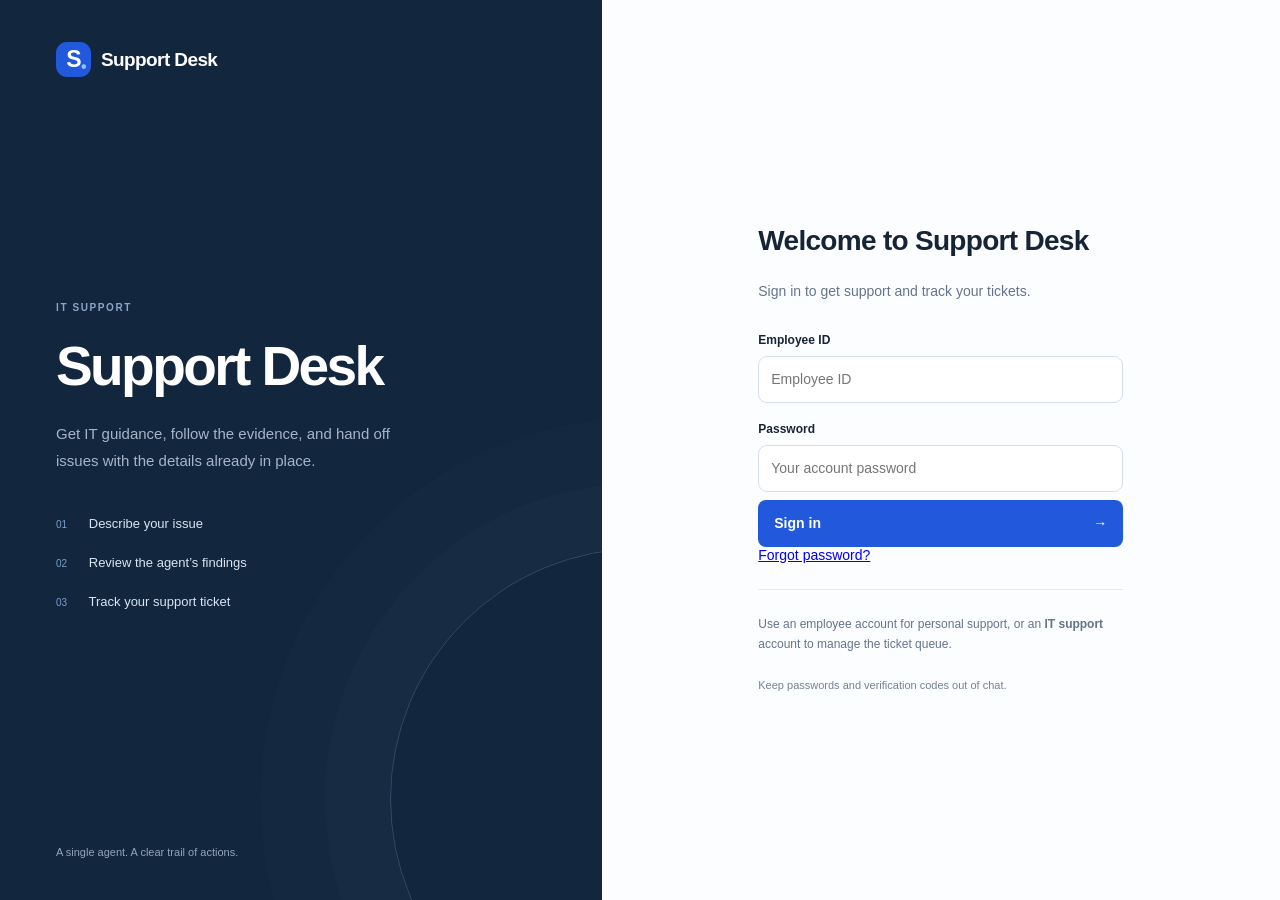
<file: static/index.html>
<!doctype html>
<html lang="en">
<head>
  <meta charset="utf-8"><meta name="viewport" content="width=device-width, initial-scale=1">
  <title>Support Desk | IT Support Agent</title>
  <link rel="stylesheet" href="/static/app.css">
  <script src="/static/app.js" defer></script>
</head>
<body>
  <section id="login-screen" class="login-screen">
    <div class="login-story">
      <div class="brand"><span class="brand-mark">S<span>•</span></span> Support Desk</div>
      <div class="story-content"><div class="eyebrow">IT SUPPORT</div><h1>Support Desk</h1><p>Get IT guidance, follow the evidence, and hand off issues with the details already in place.</p>
        <div class="story-line"><span>01</span> Describe your issue</div><div class="story-line"><span>02</span> Review the agent’s findings</div><div class="story-line"><span>03</span> Track your support ticket</div>
      </div>
      <div class="story-footer">A single agent. A clear trail of actions.</div>
    </div>
    <div class="login-side">
      <form id="login-form" class="login-card">
        <h2>Welcome to Support Desk</h2><p class="muted">Sign in to get support and track your tickets.</p>
        <label for="employee-id">Employee ID</label><input id="employee-id" autocomplete="username" placeholder="Employee ID" required maxlength="100">
        <label for="password">Password</label><input id="password" type="password" autocomplete="current-password" placeholder="Your account password" required maxlength="256">
        <p id="login-error" class="error" role="alert"></p><button id="login-button" class="primary" type="submit">Sign in <span aria-hidden="true">→</span></button>
        <p><a href="/reset-password">Forgot password?</a></p><div class="login-note">Use an employee account for personal support, or an <strong>IT support</strong> account to manage the ticket queue.</div>
        <div class="demo-note">Keep passwords and verification codes out of chat.</div>
      </form>
    </div>
  </section>

  <div id="workspace" class="workspace" hidden>
    <aside class="sidebar">
      <div class="brand"><span class="brand-mark">S<span>•</span></span> Support Desk</div>
      <button id="show-history" class="secondary">Conversations</button><button id="new-chat" class="new-chat">＋ New conversation</button>
      <nav aria-label="Main navigation"><button id="nav-chat" class="nav-item active">◯ <span>Assistant</span></button><button id="nav-tickets" class="nav-item">▤ <span id="ticket-nav-label">My tickets</span><span id="ticket-count" class="count">0</span></button></nav>
      <div class="section-label">RECENT CONVERSATIONS</div><div id="session-list" class="session-list"></div>
      <div class="sidebar-footer"><span class="green-dot"></span> Local workspace </div>
    </aside>
    <header class="topbar"><div><span class="breadcrumb">Workspace / </span><strong id="page-title">Assistant</strong></div><div class="account"><span id="account-name"></span><button id="logout" class="text-button">Sign out</button></div></header>

    <main id="chat-view" class="chat-view">
      <div class="chat-heading"><div><div class="eyebrow" id="chat-role">EMPLOYEE SUPPORT</div><h2>How can we help?</h2></div><span class="availability">● Ready for your question</span></div>
      <div id="messages" class="messages" aria-live="polite">
        <div id="welcome" class="welcome"><div class="welcome-icon">↗</div><h3>Start with what’s happening.</h3><p>Describe the issue in your own words. Include the error message and what you’ve already tried.</p><div class="suggestions"><button data-prompt="My VPN is not working, fix it.">VPN won’t connect <span>↗</span></button><button data-prompt="Outlook stopped receiving new emails.">Email not syncing <span>↗</span></button><button data-prompt="I forgot my password and need to reset it.">Reset my password <span>↗</span></button><button data-prompt="Please install Zoom on my laptop.">Install software <span>↗</span></button></div></div>
      </div>
      <div id="chat-error" class="inline-error" role="alert" hidden></div>
      <form id="chat-form" class="composer"><label class="sr-only" for="message-input">Describe your IT issue</label><textarea id="message-input" placeholder="Describe your IT issue…" rows="3" maxlength="4000" required></textarea><div class="composer-bottom"><span>Enter to send · Shift+Enter for a new line</span><button id="send" type="submit" class="primary">Send message <span aria-hidden="true">↑</span></button></div></form>
      <div class="chat-footnote">Do not share passwords or MFA codes. Answers can be wrong; review the evidence.</div>
    </main>

    <aside id="inspector" class="inspector"><div class="inspector-heading"><h3>Behind the answer</h3><span class="pill subtle">EVIDENCE</span></div><p class="muted small">Actual tool results appear here after each response. No hidden reasoning is displayed.</p><div id="run-summary" class="run-summary">No request yet</div><div id="draft-list"></div><div class="section-label">TOOL ACTIVITY</div><div id="tool-list"><p class="empty-copy">The agent hasn’t used a tool in this conversation.</p></div><div class="section-label">RETRIEVED SOURCES</div><div id="source-list"><p class="empty-copy">No documents retrieved yet.</p></div></aside>

    <main id="tickets-view" class="tickets-view" hidden>
      <div class="ticket-heading"><div><div class="eyebrow">SUPPORT QUEUE</div><h2 id="tickets-heading">My tickets</h2><p class="muted" id="tickets-description">Issues you’ve confirmed and submitted.</p></div><button id="refresh-tickets" class="secondary">↻ Refresh</button></div>
      <div id="ticket-stats" class="ticket-stats"></div>
      <div class="ticket-filters"><label class="sr-only" for="ticket-search">Search tickets</label><input id="ticket-search" placeholder="Search by title or ticket number…"><label class="sr-only" for="ticket-filter">Filter status</label><select id="ticket-filter"><option value="all">All statuses</option><option value="open">Open</option><option value="in_progress">In progress</option><option value="resolved">Resolved</option></select></div>
      <div id="tickets-error" class="inline-error" role="alert" hidden></div>
      <div class="table-wrap"><table><thead><tr><th>Ticket</th><th>Issue</th><th>Employee</th><th>Status</th><th>Created</th></tr></thead><tbody id="ticket-rows"></tbody></table></div><p id="tickets-empty" class="empty-copy" hidden>No tickets match this view.</p><p class="small muted">Showing up to the 100 most recent tickets you’re authorized to view.</p>
    </main>
  </div>

  <dialog id="history-dialog" aria-labelledby="history-heading"><div class="dialog-top"><h2 id="history-heading">Conversations</h2><button id="close-history" class="secondary">Close</button></div><div id="mobile-history"></div></dialog>
  <dialog id="ticket-dialog"><div class="dialog-top"><span class="eyebrow" id="ticket-detail-id"></span><button id="close-ticket" class="text-button" aria-label="Close ticket">✕</button></div><h2 id="ticket-detail-title"></h2><div id="ticket-detail-meta" class="muted small"></div><p id="ticket-estimate" class="muted small"></p><div class="section-label">DESCRIPTION</div><p id="ticket-detail-description" class="ticket-description"></p><div id="support-actions" hidden><label for="ticket-status">Ticket status</label><select id="ticket-status"><option value="open">Open</option><option value="in_progress">In progress</option><option value="resolved">Resolved</option></select><button id="save-ticket" class="primary">Save status</button></div><div id="recovery-actions" hidden><p>Support Desk account recovery. Verify the employee’s identity before issuing a link. Deliver it privately; never paste it into chat or ticket notes.</p><label><input type="checkbox" id="identity-verified"> I verified this employee’s identity</label><button id="issue-reset" class="secondary">Issue password reset link</button><p id="reset-link-result"></p></div><p id="ticket-detail-error" class="error" role="alert"></p></dialog>
  <div id="toast" class="toast" role="status" hidden></div>
</body>
</html>
</file>
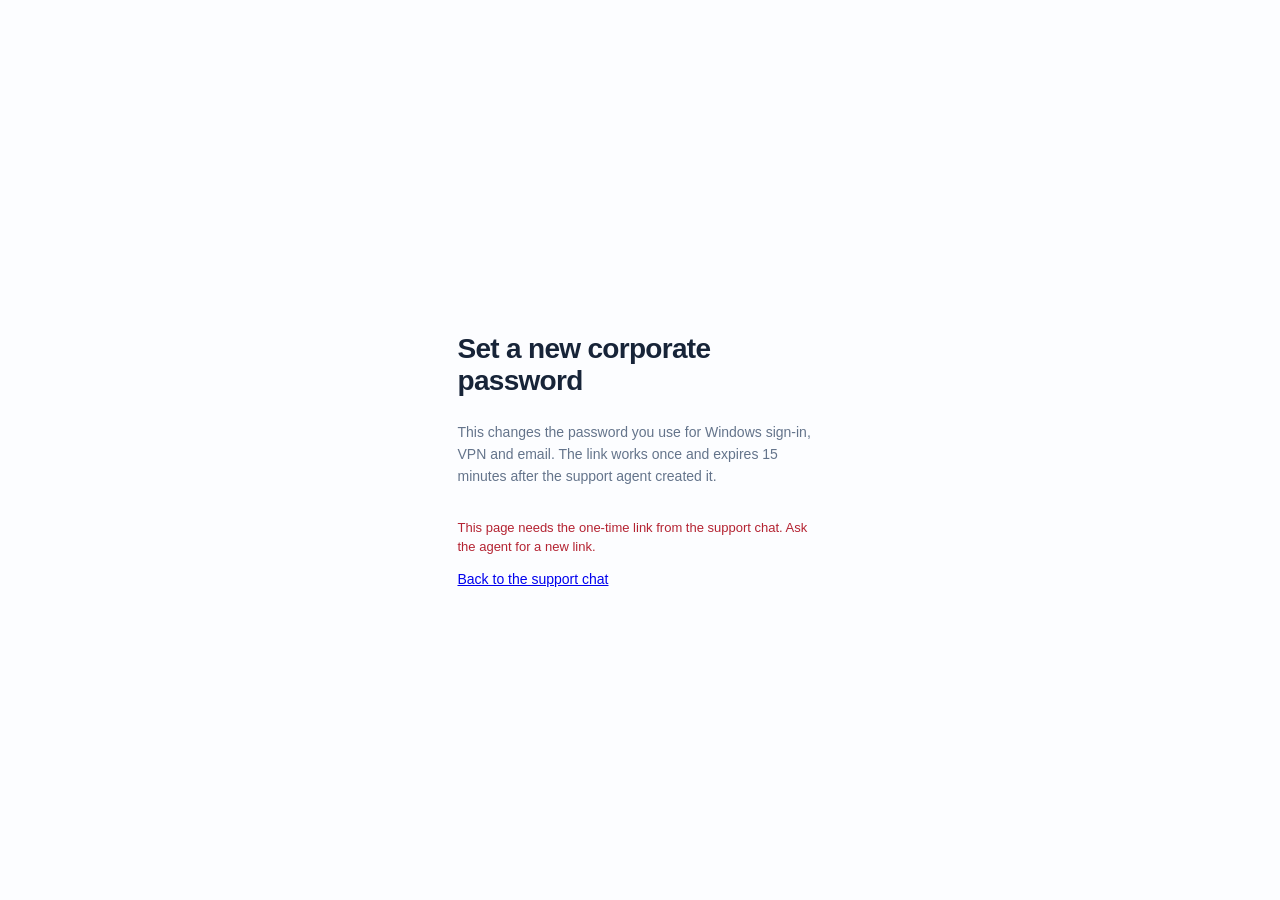
<file: static/corporate-password.html>
<!doctype html><html lang="en"><head><meta charset="utf-8"><meta name="viewport" content="width=device-width, initial-scale=1"><title>Reset corporate password | Support Desk</title><link rel="stylesheet" href="/static/app.css"><script src="/static/corporate-password.js" defer></script></head><body><main class="login-side" style="min-height:100vh"><form id="reset-form" class="login-card"><h2>Set a new corporate password</h2><p class="muted">This changes the password you use for Windows sign-in, VPN and email. The link works once and expires 15 minutes after the support agent created it.</p><p id="no-token" class="error" hidden>This page needs the one-time link from the support chat. Ask the agent for a new link.</p><div id="fields"><label for="next">New password</label><input id="next" type="password" autocomplete="new-password" minlength="12" maxlength="256" required><p class="small muted">At least 12 characters, using three of: uppercase, lowercase, digits, symbols.</p><label for="confirm">Confirm new password</label><input id="confirm" type="password" autocomplete="new-password" minlength="12" maxlength="256" required><button id="submit" class="primary">Set new password</button></div><p id="result" role="status"></p><a href="/">Back to the support chat</a></form></main></body></html>
</file>
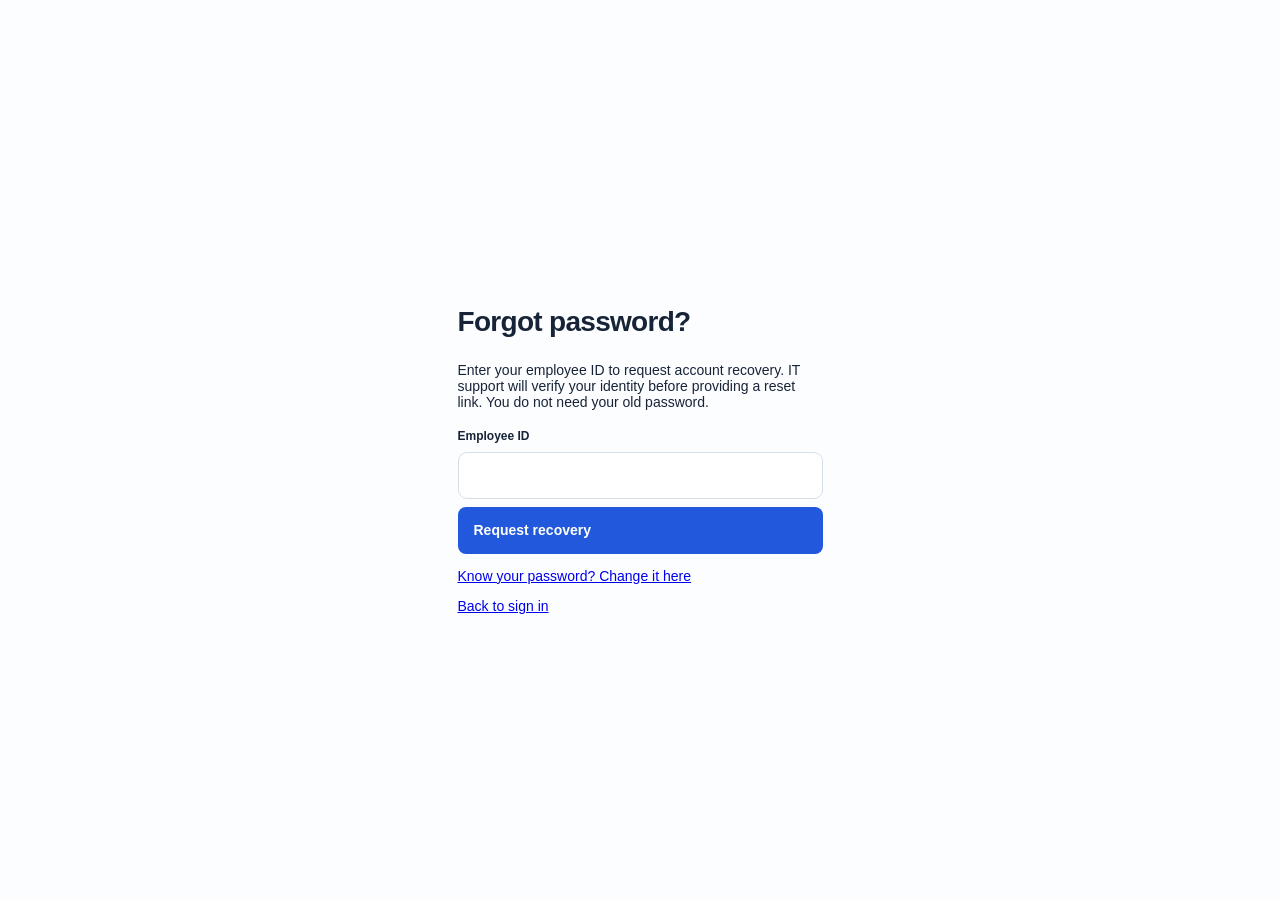
<file: static/reset-password.html>
<!doctype html><html lang="en"><head><meta charset="utf-8"><meta name="viewport" content="width=device-width, initial-scale=1"><title>Account recovery | Support Desk</title><link rel="stylesheet" href="/static/app.css"><script src="/static/reset-password.js" defer></script></head><body><main class="login-side" style="min-height:100vh"><form id="reset-form" class="login-card"><h2 id="heading">Forgot password?</h2><p id="help">Enter your employee ID to request account recovery. IT support will verify your identity before providing a reset link. You do not need your old password.</p><div id="employee-row"><label for="employee">Employee ID</label><input id="employee" autocomplete="username" required maxlength="100"></div><div id="current-row" hidden><label for="current">Current password</label><input id="current" type="password" autocomplete="current-password" maxlength="256"></div><div id="new-fields" hidden><label for="next">New password (12–256 characters)</label><input id="next" type="password" autocomplete="new-password" minlength="12" maxlength="256"><label for="confirm">Confirm new password</label><input id="confirm" type="password" autocomplete="new-password" minlength="12" maxlength="256"></div><button id="submit" class="primary">Request recovery</button><p id="result" role="status"></p><p><a id="mode-link" href="/reset-password?mode=change">Know your password? Change it here</a></p><a href="/">Back to sign in</a></form></main></body></html>
</file>
<file: static/app.css>
:root{--ink:#172438;--muted:#64748b;--line:#e3e8ef;--blue:#2259dc;--soft:#f3f6fb;--green:#13876c}*{box-sizing:border-box}body{margin:0;font-family:Inter,ui-sans-serif,-apple-system,BlinkMacSystemFont,"Segoe UI",sans-serif;color:var(--ink);font-size:14px;background:#fff}button,input,textarea,select{font:inherit}button{cursor:pointer}button:disabled{cursor:wait;opacity:.55}button:focus-visible,a:focus-visible{outline:3px solid #89b1ff;outline-offset:3px}input,textarea,select{border:1px solid #d6dfe9;border-radius:9px;padding:12px;color:var(--ink);background:#fff}input:focus,textarea:focus,select:focus{outline:2px solid #c4d7ff;border-color:var(--blue)}[hidden]{display:none!important}h1,h2,h3,p{margin-top:0}h2{font-size:25px;font-weight:650;letter-spacing:-.7px}h3{font-size:17px;letter-spacing:-.2px}.muted{color:var(--muted);line-height:1.6}.small{font-size:12px}.eyebrow,.section-label{font-size:10px;font-weight:700;letter-spacing:1.6px;color:var(--muted)}.eyebrow{margin-bottom:12px}.pill{display:inline-block;background:#eaf0ff;color:#2452ba;font-size:9px;font-weight:750;letter-spacing:1px;border-radius:5px;padding:6px 8px}.pill.subtle{background:#f1f4f8;color:#627086}.brand{display:flex;align-items:center;gap:10px;font-size:19px;font-weight:750;letter-spacing:-.6px}.brand-mark{display:grid;place-items:center;position:relative;width:35px;height:35px;background:var(--blue);color:white;border-radius:11px;font-size:23px}.brand-mark span{position:absolute;right:5px;bottom:1px;color:#90c3ff;font-size:16px}.primary,.secondary{border:0;border-radius:8px;padding:11px 16px;font-weight:600;display:inline-flex;align-items:center;justify-content:center;gap:20px}.primary{background:var(--blue);color:white}.primary:hover{background:#1a49bc}.secondary{background:#fff;border:1px solid var(--line);color:var(--ink)}.text-button{background:none;border:0;color:var(--muted);padding:8px;font-size:12px}.error,.inline-error{color:#b42332;font-size:13px;line-height:1.5}.inline-error{padding:12px 18px;background:#fff0f1;border-radius:8px;margin:12px 28px}.sr-only{position:absolute;width:1px;height:1px;padding:0;overflow:hidden;clip:rect(0,0,0,0);white-space:nowrap}.login-screen{min-height:100vh;display:grid;grid-template-columns:47% 53%}.login-story{background:#12263e;color:white;padding:42px 56px;display:flex;flex-direction:column;position:relative;overflow:hidden}.login-story:after{content:"";position:absolute;width:500px;height:500px;right:-290px;bottom:-150px;border:1px solid #324967;border-radius:50%;box-shadow:0 0 0 65px #ffffff03,0 0 0 130px #ffffff02;pointer-events:none}.story-content{margin:auto 0;padding:55px 0}.story-content .eyebrow{color:#8ca5c9;font-size:10px}.story-content h1{font-size:clamp(40px,4.3vw,68px);font-weight:570;letter-spacing:-2.6px;line-height:1.08;margin:24px 0}.story-content p{color:#a6b5c8;max-width:360px;font-size:15px;line-height:1.8;margin-bottom:30px}.story-line{padding:12px 0;font-size:13px;color:#d9e4f2}.story-line span{font-size:10px;color:#7c9dc9;margin-right:18px}.story-footer{font-size:11px;color:#93a5bd}.login-side{display:grid;place-items:center;padding:50px;background:#fcfdff}.login-card{width:100%;max-width:365px}.login-card h2{font-size:28px;margin-top:20px}.login-card>.muted{margin-bottom:30px}.login-card label{display:block;font-size:12px;font-weight:600;margin:19px 0 9px}.login-card input{width:100%;height:47px}.login-card .primary{width:100%;margin-top:8px;height:47px;justify-content:space-between}.login-note{font-size:12px;color:var(--muted);line-height:1.7;margin-top:26px;padding-top:24px;border-top:1px solid var(--line)}.demo-note{font-size:11px;line-height:1.7;color:#748196;margin-top:22px}.login-card .error:empty{display:none}.login-card .error{margin-top:12px}.workspace{height:100vh;display:grid;grid-template-columns:220px minmax(340px,1fr) 340px;grid-template-rows:72px minmax(0,1fr)}.sidebar{grid-column:1;grid-row:1/3;background:#f7f9fc;border-right:1px solid var(--line);padding:24px 18px;display:flex;flex-direction:column;overflow:hidden}.sidebar .brand{font-size:17px}.sidebar .brand-mark{width:30px;height:30px;font-size:20px}.new-chat{margin:32px 0 20px;background:white;border:1px solid #d4dfef;color:var(--blue);font-size:12px;font-weight:650;padding:12px 8px;border-radius:8px}.nav-item{border:0;background:transparent;color:#65738a;width:100%;display:flex;align-items:center;gap:12px;text-align:left;padding:12px 13px;border-radius:7px;margin-bottom:5px}.nav-item.active{background:#e9effc;color:#224fc0;font-weight:600}.count{font-size:10px;margin-left:auto;background:#e5eaf3;color:#5d6c83;border-radius:5px;padding:2px 6px}.sidebar>.section-label{margin:30px 10px 16px;font-size:9px}.session-list{overflow:auto;flex:1;min-height:90px}.session-button{display:block;width:100%;padding:10px 12px;text-align:left;background:none;border:0;border-radius:7px;color:#68778e;white-space:nowrap;overflow:hidden;text-overflow:ellipsis;font-size:12px}.session-button:hover,.session-button.selected{background:#e9eef6;color:var(--ink)}.sidebar-footer{margin-top:20px;padding-top:20px;border-top:1px solid var(--line);font-size:11px;color:#617089}.green-dot{display:inline-block;background:#1d9472;width:6px;height:6px;border-radius:50%;margin-right:7px}.tiny{display:block;color:#8b96a8;font-size:10px;margin:8px 0 0 14px}.topbar{grid-column:2/4;grid-row:1;border-bottom:1px solid var(--line);display:flex;align-items:center;justify-content:space-between;padding:0 30px;font-size:12px}.breadcrumb{color:#8a95a6;margin-right:6px}.account{display:flex;align-items:center;gap:18px}.account #account-name{font-size:12px}.chat-view{grid-column:2;grid-row:2;display:flex;flex-direction:column;min-height:0;min-width:0}.chat-heading{padding:30px 32px 12px;display:flex;align-items:center;justify-content:space-between;gap:10px}.chat-heading h2{margin-bottom:0}.availability{font-size:10px;color:var(--green);white-space:nowrap}.messages{flex:1;overflow-y:auto;padding:20px 32px;scroll-behavior:smooth}.welcome{max-width:460px;margin:clamp(25px,8vh,90px) auto 20px;text-align:center}.welcome-icon{width:52px;height:52px;border-radius:15px;background:#edf2ff;color:var(--blue);display:grid;place-items:center;font-size:29px;margin:0 auto 22px}.welcome h3{font-size:23px;font-weight:600;letter-spacing:-.5px}.welcome p{color:var(--muted);line-height:1.8;font-size:13px}.suggestions{display:grid;gap:9px;margin:26px auto;max-width:360px}.suggestions button{border:1px solid var(--line);background:#fff;border-radius:9px;padding:14px 16px;text-align:left;color:#455671;font-size:12px;display:flex;justify-content:space-between}.suggestions button:hover{border-color:#a9bff2;background:#fafcff}.suggestions button span{color:#8ba1c7}.composer{margin:10px 28px 0;border:1px solid #cdd8e7;border-radius:12px;background:#fff;box-shadow:0 4px 18px #17243805}.composer textarea{display:block;width:100%;resize:vertical;max-height:180px;min-height:82px;border:0;background:transparent;padding:17px 18px;font-size:13px;line-height:1.6}.composer textarea:focus{outline:none}.composer:focus-within{border-color:#7da1ef;box-shadow:0 0 0 3px #2259dc0b}.composer-bottom{display:flex;align-items:center;justify-content:space-between;gap:8px;padding:7px 10px 10px 18px}.composer-bottom>span{font-size:9px;color:#8b97a8}.composer-bottom button{font-size:11px;padding:10px 12px;gap:14px}.chat-footnote{font-size:9px;color:#8995a6;text-align:center;padding:11px 12px 17px}.message{margin:0 0 25px;max-width:100%;line-height:1.75;font-size:13px}.message-label{font-size:10px;font-weight:700;color:#7a8799;letter-spacing:.5px;margin-bottom:8px;display:flex;align-items:center;gap:7px}.message-body{white-space:pre-wrap;overflow-wrap:anywhere}.message.user{margin-left:14%;padding:13px 17px;background:#f0f4fb;border-radius:12px 12px 3px 12px}.message.user .message-label{color:#556a8c}.message.assistant .message-label{color:var(--blue)}.message.system{padding:12px 16px;background:#edf9f2;border:1px solid #c8e6d4;border-radius:8px;color:#246344}.message.pending{color:#64748b}.spinner{display:inline-block;width:12px;height:12px;border:2px solid #d5e0f4;border-top-color:var(--blue);border-radius:50%;animation:spin 1s linear infinite}@keyframes spin{to{transform:rotate(360deg)}}.inspector{grid-column:3;grid-row:2;background:#fbfcfe;border-left:1px solid var(--line);padding:29px 23px;overflow-y:auto}.inspector-heading{display:flex;justify-content:space-between;align-items:center;gap:8px}.inspector-heading h3{font-size:15px;margin:0}.inspector>.muted{margin:14px 0 20px;font-size:11px}.run-summary{padding:12px 13px;border:1px solid var(--line);background:white;border-radius:8px;font-size:11px;color:#60718b;line-height:1.7;margin-bottom:25px}.inspector .section-label{margin:25px 0 13px;font-size:9px}.empty-copy{font-size:12px;color:#8b97a7;line-height:1.7}.tool-card{border:1px solid var(--line);background:white;border-radius:8px;margin-bottom:10px;overflow:hidden}.tool-card summary{padding:13px 11px;font-size:11px;font-weight:600;cursor:pointer;overflow-wrap:anywhere}.tool-card pre{padding:12px;margin:0;border-top:1px solid var(--line);font-family:ui-monospace,monospace;font-size:10px;line-height:1.6;white-space:pre-wrap;overflow-wrap:anywhere;max-height:350px;overflow:auto;background:#f7f9fc}.source-chip{display:block;padding:10px 12px;border:1px solid #dce6f5;border-radius:7px;background:#eff4fc;font-size:10px;color:#476493;margin-bottom:8px;overflow-wrap:anywhere}.draft-card{background:#fff;border:1px solid #b7c9f0;border-radius:10px;padding:16px;margin-bottom:16px;box-shadow:0 3px 12px #2259dc06}.draft-card .pill{background:#fff4dd;color:#8c6618}.draft-card h4{font-size:14px;margin:14px 0 9px;overflow-wrap:anywhere}.draft-card p{font-size:12px;line-height:1.7;color:#5d6c82;white-space:pre-wrap;overflow-wrap:anywhere}.draft-card .primary{width:100%;font-size:11px;margin-top:6px}.draft-card small{display:block;font-size:10px;color:#8290a5;margin-top:10px;line-height:1.5}.tickets-view{grid-column:2/4;grid-row:2;padding:32px;overflow:auto;background:#fbfcfe}.ticket-heading{display:flex;justify-content:space-between;align-items:center}.ticket-heading h2{margin-bottom:8px}.ticket-heading p{font-size:12px}.ticket-heading button{font-size:12px}.ticket-stats{display:grid;grid-template-columns:repeat(3,1fr);gap:16px;margin:22px 0 28px}.stat-card{background:white;border:1px solid var(--line);border-radius:10px;padding:20px}.stat-card .stat-number{display:block;font-size:30px;font-weight:650;letter-spacing:-1px;margin-top:10px}.stat-card .stat-label{color:#75839a;font-size:11px}.ticket-filters{display:flex;gap:12px;margin-bottom:18px}.ticket-filters input{flex:1;font-size:12px}.ticket-filters select{font-size:12px;min-width:150px}.table-wrap{border:1px solid var(--line);border-radius:10px;overflow:auto;background:white}table{width:100%;border-collapse:collapse;text-align:left;white-space:nowrap}th{background:#f6f8fb;font-size:10px;font-weight:650;color:#7a889d;padding:14px 18px}td{padding:18px;border-top:1px solid #edf0f5;font-size:12px}td:nth-child(2){white-space:normal;min-width:180px}.ticket-link{border:0;background:none;color:var(--blue);font-weight:600;padding:0}.status{font-size:10px;border-radius:5px;padding:5px 8px;display:inline-block;background:#edf2ff;color:#3e63b0}.status.in_progress{background:#fff4de;color:#946d20}.status.resolved{background:#e8f6ef;color:#28734d}dialog{border:1px solid var(--line);border-radius:16px;box-shadow:0 20px 80px #17243830;padding:28px;width:min(560px,calc(100vw - 30px));color:var(--ink)}dialog::backdrop{background:#14243d66;backdrop-filter:blur(3px)}.dialog-top{display:flex;justify-content:space-between;align-items:center}.dialog-top .eyebrow{margin:0}dialog h2{margin:18px 0 12px;overflow-wrap:anywhere}dialog .section-label{margin-top:28px}.ticket-description{white-space:pre-wrap;overflow-wrap:anywhere;font-size:14px;line-height:1.8;margin-top:12px}#support-actions{border-top:1px solid var(--line);padding-top:22px;display:flex;align-items:center;gap:10px;flex-wrap:wrap}#support-actions label{font-size:12px}#support-actions select{flex:1;font-size:12px}#support-actions button{font-size:12px}.toast{position:fixed;bottom:22px;left:50%;transform:translateX(-50%);padding:14px 20px;border-radius:9px;box-shadow:0 5px 30px #16243830;background:#173f33;color:white;font-size:12px;z-index:10;max-width:90vw}.loading-copy{font-size:11px;color:var(--muted);padding:10px}.message-meta{font-size:10px;color:#8290a5;margin-top:9px}
@media(max-width:1150px){.workspace{grid-template-columns:190px minmax(300px,1fr) 290px}.sidebar{padding:24px 12px}.chat-heading,.messages{padding-left:22px;padding-right:22px}.availability{display:none}.inspector{padding:28px 17px}.account{gap:9px}.topbar{padding:0 22px}.composer{margin-left:20px;margin-right:20px}.composer-bottom>span{max-width:120px;line-height:1.5}}
@media(max-width:900px){.workspace{height:auto;min-height:100vh;grid-template-columns:180px minmax(0,1fr);grid-template-rows:64px auto auto}.sidebar{grid-row:1/4}.topbar{grid-column:2}.chat-view{grid-column:2;min-height:650px;height:calc(100vh - 64px)}.inspector{grid-column:2;grid-row:3;border-left:0;border-top:1px solid var(--line)}.tickets-view{grid-column:2;grid-row:2/4;padding:24px}.topbar .pill{display:none}.login-story{padding:36px}.login-side{padding:35px}}
@media(max-width:600px){.login-screen{grid-template-columns:1fr}.login-story{padding:24px}.story-content{padding:30px 0 10px}.story-content h1{font-size:38px;letter-spacing:-1.5px}.story-content h1 br{display:none}.story-content p{margin-bottom:8px;font-size:13px}.story-line,.story-footer{display:none}.login-side{padding:36px 25px}.workspace{grid-template-columns:1fr;grid-template-rows:auto 58px auto auto}.sidebar{grid-column:1;grid-row:1;padding:14px 18px;flex-direction:row;align-items:center;gap:10px;border-bottom:1px solid var(--line);border-right:0;flex-wrap:wrap}.sidebar .brand{font-size:16px}.sidebar .new-chat{margin:0 0 0 auto;padding:9px;font-size:10px}.sidebar nav{display:flex;width:100%;gap:8px}.nav-item{padding:9px 12px;margin:0;font-size:12px}.sidebar .section-label,.session-list,.sidebar-footer{display:none}.topbar{grid-column:1;grid-row:2;padding:0 18px}.account{gap:8px}.breadcrumb{display:none}.chat-view{grid-column:1;grid-row:3;height:calc(100svh - 180px);min-height:550px}.inspector{grid-column:1;grid-row:4;padding:24px}.tickets-view{grid-column:1;grid-row:3/5;padding:20px}.ticket-stats{gap:8px}.stat-card{padding:14px}.stat-card .stat-number{font-size:25px}.ticket-filters{flex-wrap:wrap}.ticket-filters input{min-width:100%}.chat-heading{padding-top:24px}.chat-heading h2{font-size:23px}.composer-bottom>span{font-size:8px}.ticket-heading h2{font-size:23px}.ticket-heading .secondary{padding:9px}td,th{padding:14px}.messages{padding-top:12px}.welcome{margin-top:25px}.welcome h3{font-size:21px}}
@media(prefers-reduced-motion:reduce){*{scroll-behavior:auto!important}.spinner{animation:none}}

#show-history{display:none}#mobile-history{max-height:65vh;overflow:auto}#mobile-history .session-button{white-space:normal;text-align:left;padding:14px}
@media(max-width:600px){#show-history{display:inline-flex;font-size:12px}}
.demo-symptoms{text-align:left;border:1px dashed #b7c9f0;background:#f7faff;border-radius:10px;padding:14px 16px;margin:18px auto;font-size:12px;line-height:1.7;color:#455671}.demo-symptoms ul{margin:8px 0;padding-left:18px}.demo-symptoms p{margin:6px 0 0}
.message.update{padding:12px 16px;background:#eef4ff;border:1px solid #c7d8fa;border-left:4px solid var(--blue);border-radius:8px;color:#1f3f86}.message.update .message-label{color:#2259dc}
</file>
